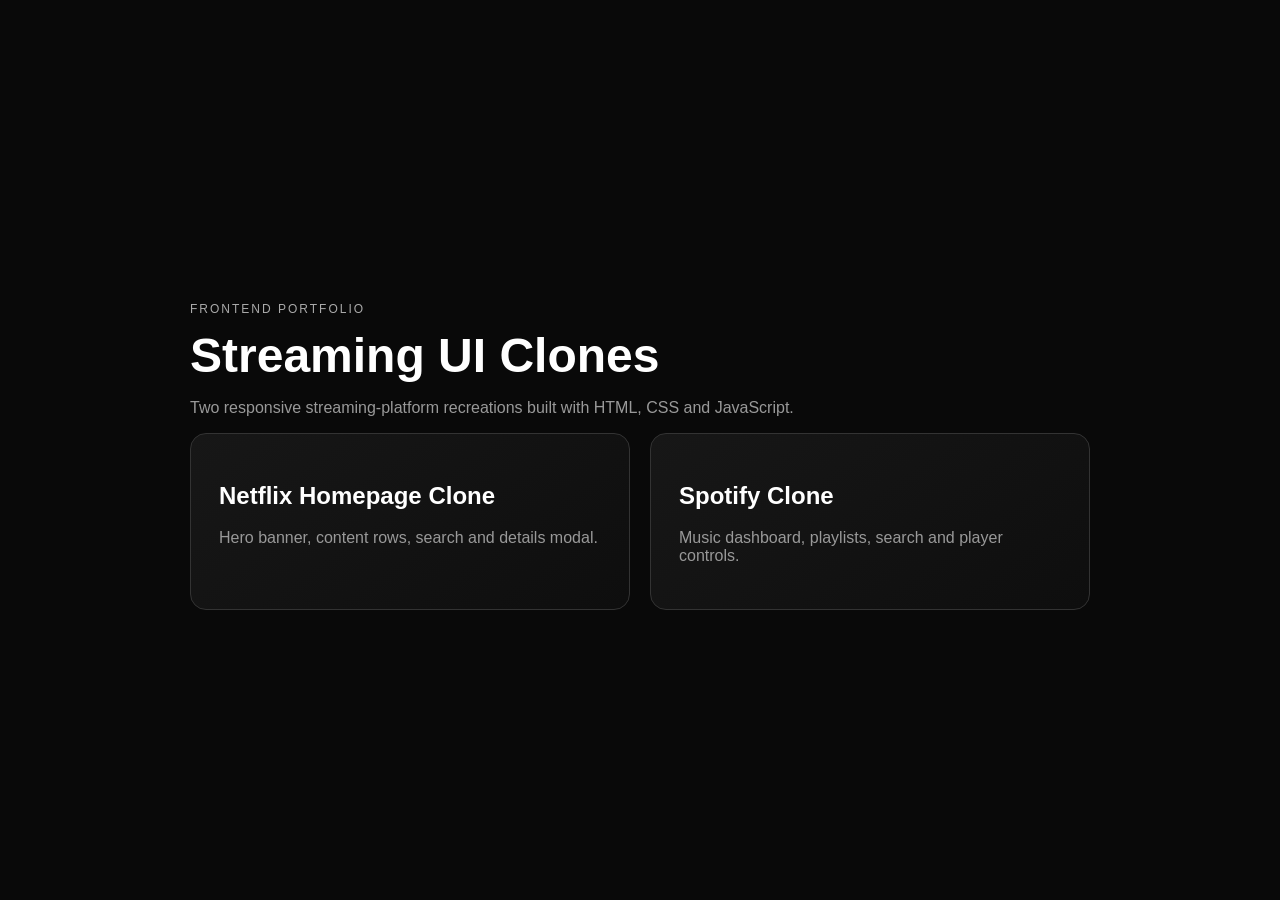
<file: index.html>
<!DOCTYPE html><html lang="en"><head><meta charset="UTF-8"><meta name="viewport" content="width=device-width,initial-scale=1"><title>Streaming UI Portfolio</title><style>body{margin:0;min-height:100vh;display:grid;place-items:center;background:#090909;color:#fff;font-family:Inter,Arial,sans-serif}.wrap{width:min(900px,90%);padding:50px}.grid{display:grid;grid-template-columns:1fr 1fr;gap:20px}.card{padding:28px;border:1px solid #333;border-radius:16px;text-decoration:none;color:#fff;background:linear-gradient(145deg,#171717,#0e0e0e)}.card:hover{border-color:#777;transform:translateY(-3px)}h1{font-size:3rem;margin:0 0 10px}.muted{color:#999}.tag{font-size:.75rem;letter-spacing:2px;color:#aaa}@media(max-width:650px){.grid{grid-template-columns:1fr}h1{font-size:2.2rem}}</style></head><body><main class="wrap"><p class="tag">FRONTEND PORTFOLIO</p><h1>Streaming UI Clones</h1><p class="muted">Two responsive streaming-platform recreations built with HTML, CSS and JavaScript.</p><div class="grid"><a class="card" href="netflix-homepage-clone/"><h2>Netflix Homepage Clone</h2><p class="muted">Hero banner, content rows, search and details modal.</p></a><a class="card" href="spotify-clone/"><h2>Spotify Clone</h2><p class="muted">Music dashboard, playlists, search and player controls.</p></a></div></main></body></html>
</file>
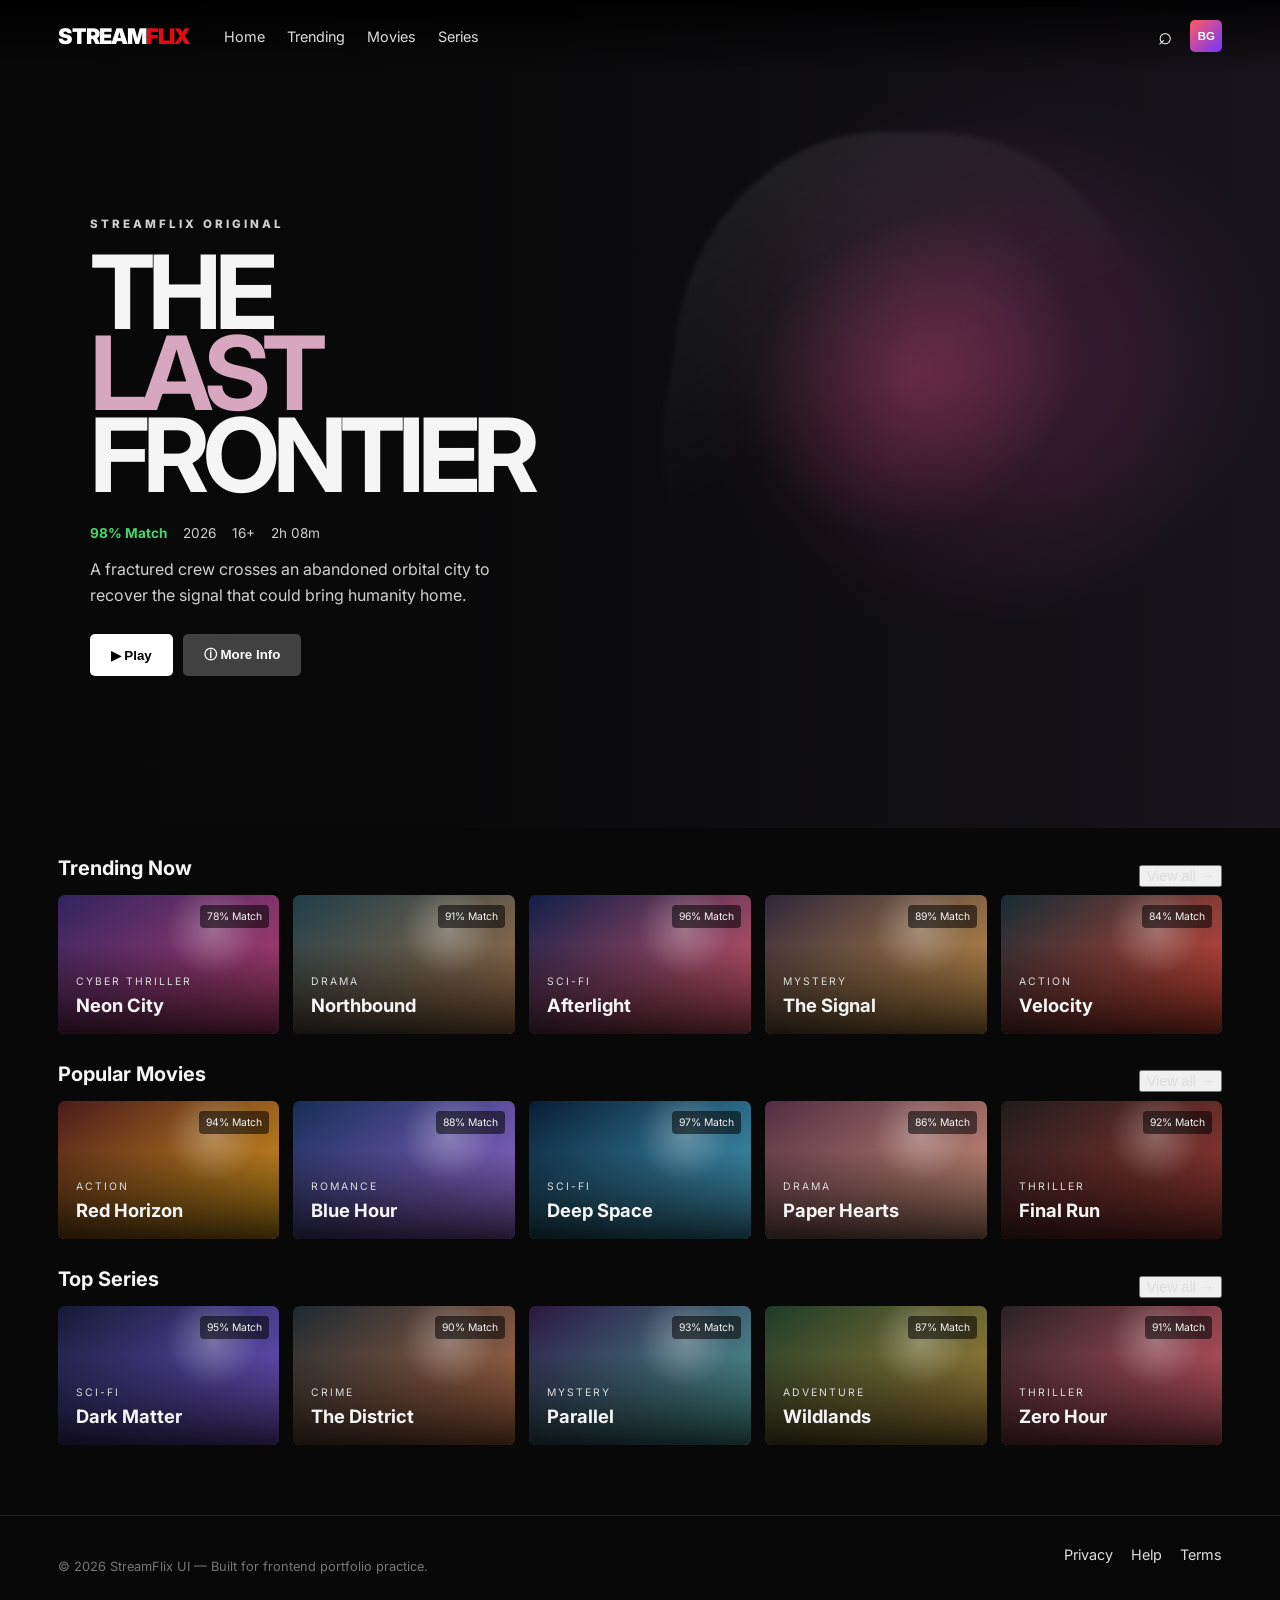
<file: netflix-homepage-clone/index.html>
<!DOCTYPE html>
<html lang="en">
<head>
  <meta charset="UTF-8" />
  <meta name="viewport" content="width=device-width, initial-scale=1.0" />
  <meta name="description" content="A responsive Netflix-inspired streaming homepage built with HTML, CSS and JavaScript." />
  <title>StreamFlix — Streaming Homepage</title>
  <link rel="preconnect" href="https://fonts.googleapis.com">
  <link rel="preconnect" href="https://fonts.gstatic.com" crossorigin>
  <link href="https://fonts.googleapis.com/css2?family=Inter:wght@400;500;600;700;800&display=swap" rel="stylesheet">
  <link rel="stylesheet" href="style.css" />
</head>
<body>
  <header class="navbar" id="navbar">
    <a class="brand" href="#" aria-label="StreamFlix home">STREAM<span>FLIX</span></a>
    <nav class="nav-links" aria-label="Primary navigation">
      <a href="#home">Home</a><a href="#trending">Trending</a><a href="#movies">Movies</a><a href="#series">Series</a>
    </nav>
    <div class="nav-actions">
      <button class="icon-btn" id="searchToggle" aria-label="Open search">⌕</button>
      <button class="profile" aria-label="Profile">BG</button>
    </div>
    <div class="search-box" id="searchBox">
      <input id="searchInput" type="search" placeholder="Search titles..." aria-label="Search titles" />
    </div>
  </header>

  <main id="home">
    <section class="hero" aria-label="Featured title">
      <div class="hero-content">
        <span class="eyebrow">STREAMFLIX ORIGINAL</span>
        <h1>THE<br><span>LAST</span><br>FRONTIER</h1>
        <p class="hero-meta"><strong>98% Match</strong><span>2026</span><span>16+</span><span>2h 08m</span></p>
        <p class="hero-copy">A fractured crew crosses an abandoned orbital city to recover the signal that could bring humanity home.</p>
        <div class="hero-buttons"><button class="primary" id="playHero">▶ Play</button><button class="secondary" id="infoHero">ⓘ More Info</button></div>
      </div>
      <div class="hero-fade"></div>
    </section>

    <section class="content" id="trending">
      <div class="section-heading"><h2>Trending Now</h2><button class="view-all" data-section="trending">View all →</button></div>
      <div class="card-row" id="trendingRow"></div>
    </section>

    <section class="content" id="movies">
      <div class="section-heading"><h2>Popular Movies</h2><button class="view-all" data-section="movies">View all →</button></div>
      <div class="card-row" id="moviesRow"></div>
    </section>

    <section class="content" id="series">
      <div class="section-heading"><h2>Top Series</h2><button class="view-all" data-section="series">View all →</button></div>
      <div class="card-row" id="seriesRow"></div>
    </section>
  </main>

  <div class="modal" id="modal" aria-hidden="true">
    <div class="modal-backdrop" data-close></div>
    <article class="modal-card">
      <button class="close" data-close aria-label="Close">×</button>
      <div class="modal-poster" id="modalPoster"></div>
      <div class="modal-body"><span class="eyebrow" id="modalTag">FEATURED</span><h2 id="modalTitle"></h2><p id="modalMeta"></p><p id="modalDescription"></p><button class="primary" id="modalPlay">▶ Start Watching</button></div>
    </article>
  </div>

  <footer><p>© 2026 StreamFlix UI — Built for frontend portfolio practice.</p><div><a href="#">Privacy</a><a href="#">Help</a><a href="#">Terms</a></div></footer>
  <script src="script.js"></script>
</body>
</html>
</file>
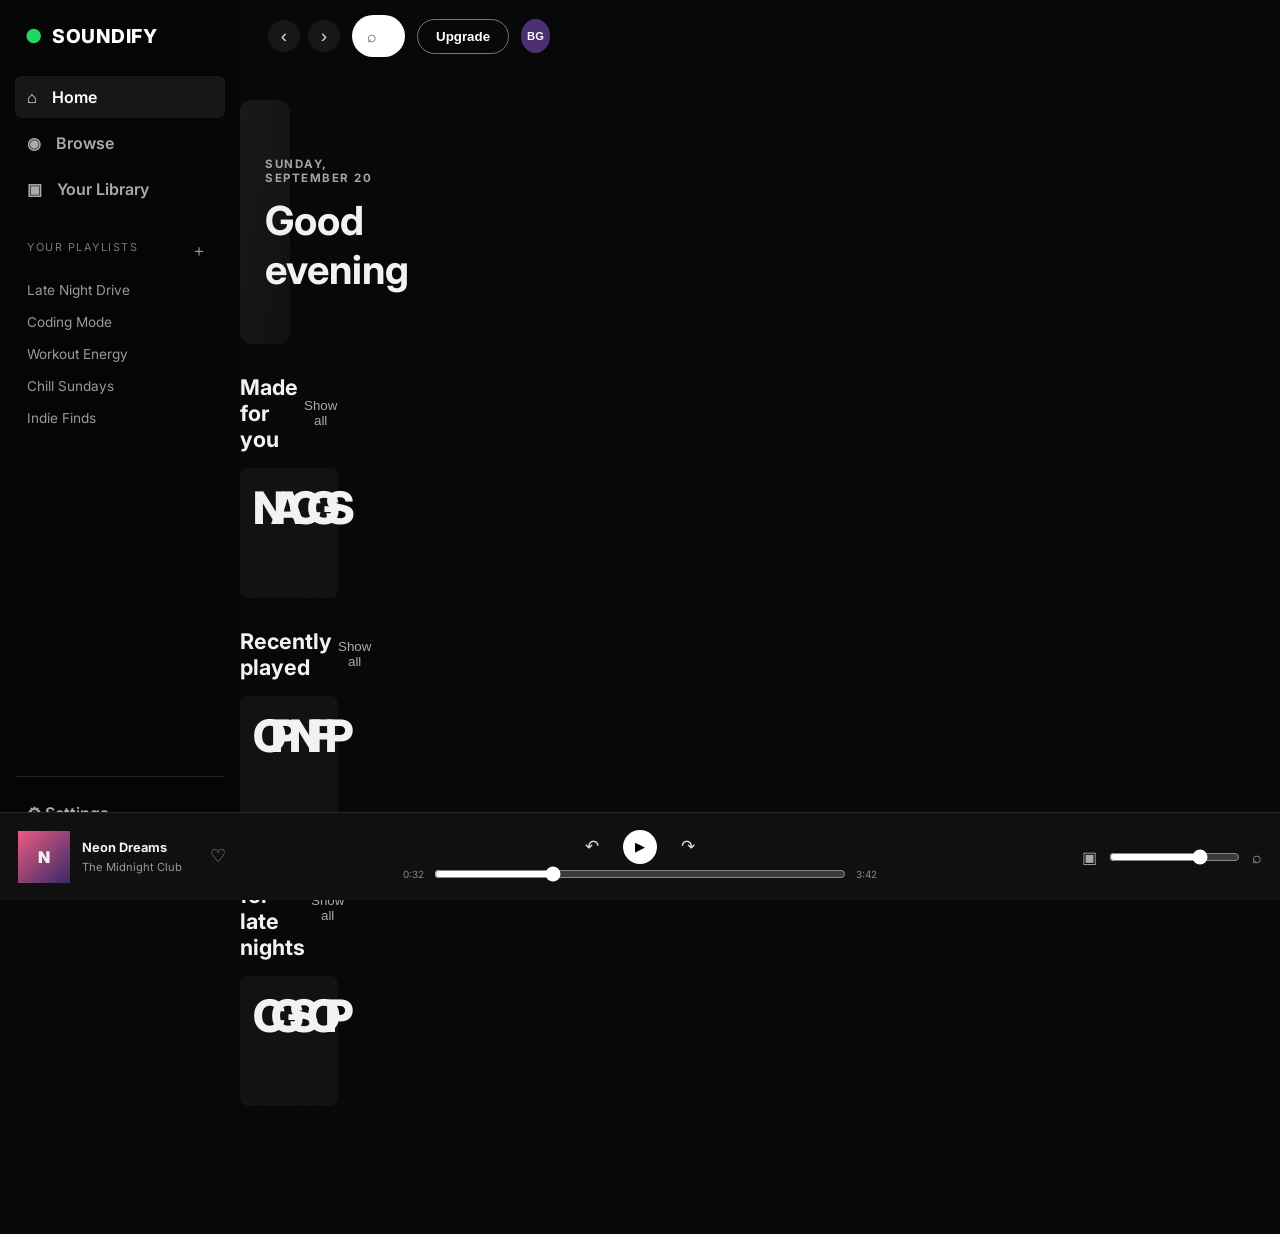
<file: spotify-clone/index.html>
<!DOCTYPE html>
<html lang="en">
<head>
  <meta charset="UTF-8" /><meta name="viewport" content="width=device-width,initial-scale=1.0" />
  <meta name="description" content="A responsive Spotify-inspired music dashboard built with HTML, CSS and JavaScript." />
  <title>Soundify — Music Dashboard</title>
  <link rel="preconnect" href="https://fonts.googleapis.com"><link rel="preconnect" href="https://fonts.gstatic.com" crossorigin>
  <link href="https://fonts.googleapis.com/css2?family=Inter:wght@400;500;600;700;800&display=swap" rel="stylesheet"><link rel="stylesheet" href="style.css" />
</head>
<body>
  <div class="app">
    <aside class="sidebar">
      <div class="logo">● <span>SOUNDIFY</span></div>
      <nav><a class="active" href="#home">⌂ <span>Home</span></a><a href="#browse">◉ <span>Browse</span></a><a href="#library">▣ <span>Your Library</span></a></nav>
      <div class="side-title">YOUR PLAYLISTS <button id="addPlaylist">＋</button></div>
      <div class="playlists" id="playlistList"><a href="#">Late Night Drive</a><a href="#">Coding Mode</a><a href="#">Workout Energy</a><a href="#">Chill Sundays</a><a href="#">Indie Finds</a></div>
      <div class="side-bottom"><a href="#">⚙ Settings</a><a href="#">⇩ Install App</a></div>
    </aside>

    <main class="main" id="home">
      <header class="topbar"><button class="mobile-menu" id="mobileMenu">☰</button><div class="arrows"><button>‹</button><button>›</button></div><label class="search"><span>⌕</span><input id="search" placeholder="What do you want to play?" /></label><button class="upgrade">Upgrade</button><button class="avatar">BG</button></header>
      <div class="page">
        <section class="welcome"><div><p class="muted">SUNDAY, SEPTEMBER 20</p><h1>Good evening</h1></div><div class="quick-grid" id="quickGrid"></div></section>
        <section><div class="heading"><h2>Made for you</h2><button>Show all</button></div><div class="album-grid" id="madeForYou"></div></section>
        <section><div class="heading"><h2>Recently played</h2><button>Show all</button></div><div class="album-grid" id="recently"></div></section>
        <section><div class="heading"><h2>Made for late nights</h2><button>Show all</button></div><div class="album-grid" id="lateNight"></div></section>
      </div>
    </main>
  </div>

  <footer class="player">
    <div class="now-playing"><div class="cover" id="playerCover">N</div><div><strong id="playerTitle">Neon Dreams</strong><small id="playerArtist">The Midnight Club</small></div><button>♡</button></div>
    <div class="controls"><div class="control-buttons"><button>↶</button><button class="play" id="playBtn">▶</button><button>↷</button></div><div class="progress"><span>0:32</span><input id="progress" type="range" min="0" max="100" value="28"><span>3:42</span></div></div>
    <div class="volume"><span>▣</span><input type="range" min="0" max="100" value="72"><span>⌕</span></div>
  </footer>
  <script src="script.js"></script>
</body>
</html>
</file>
<file: netflix-homepage-clone/style.css>
:root{--bg:#080808;--panel:#141414;--muted:#a6a6a6;--red:#e50914;--white:#f5f5f5}*{box-sizing:border-box}html{scroll-behavior:smooth}body{margin:0;background:var(--bg);color:var(--white);font-family:Inter,Arial,sans-serif}.navbar{position:fixed;z-index:20;top:0;left:0;right:0;height:72px;display:flex;align-items:center;padding:0 4.5%;gap:34px;background:linear-gradient(180deg,rgba(0,0,0,.9),rgba(0,0,0,0));transition:.3s}.navbar.scrolled{background:rgba(8,8,8,.96);backdrop-filter:blur(12px)}.brand{font-size:1.35rem;font-weight:900;letter-spacing:-1px;color:#fff;text-decoration:none}.brand span{color:var(--red)}.nav-links{display:flex;gap:22px}.nav-links a,.view-all,footer a{color:#ddd;text-decoration:none;font-size:.9rem}.nav-links a:hover,.view-all:hover,footer a:hover{color:#fff}.nav-actions{margin-left:auto;display:flex;gap:12px;align-items:center}.icon-btn,.profile{border:0;color:#fff;background:transparent;cursor:pointer;font-size:1.5rem}.profile{background:linear-gradient(135deg,#ff5b62,#7435ff);font-size:.72rem;font-weight:800;border-radius:5px;width:32px;height:32px}.search-box{position:absolute;right:4.5%;top:62px;display:none}.search-box.open{display:block}.search-box input{width:260px;background:#111;border:1px solid #555;color:#fff;padding:12px 14px;border-radius:5px;outline:none}.hero{min-height:92vh;position:relative;display:flex;align-items:center;overflow:hidden;background:radial-gradient(circle at 78% 42%,rgba(101,45,110,.45),transparent 25%),linear-gradient(90deg,#090909 0%,#101015 45%,#19151d 100%)}.hero:before{content:"";position:absolute;inset:0;background:linear-gradient(90deg,rgba(8,8,8,.98) 0%,rgba(8,8,8,.7) 42%,rgba(8,8,8,.05) 100%),radial-gradient(circle at 75% 45%,rgba(173,53,96,.28),transparent 25%)}.hero:after{content:"";position:absolute;right:10%;top:16%;width:38vw;height:60vh;background:linear-gradient(150deg,rgba(255,255,255,.09),transparent 48%),radial-gradient(circle at 50% 45%,rgba(238,90,137,.28),transparent 42%);filter:blur(2px);transform:skew(-9deg);border-radius:35% 55% 40% 50%}.hero-content{position:relative;z-index:2;margin:110px 0 50px 7%;max-width:510px}.eyebrow{font-size:.72rem;font-weight:800;letter-spacing:3px;color:#cfcfcf}.hero h1{font-size:clamp(4rem,8vw,7.4rem);line-height:.8;margin:20px 0 28px;letter-spacing:-7px}.hero h1 span{color:#d7a6bf}.hero-meta{display:flex;gap:16px;align-items:center;font-size:.85rem;color:#ccc}.hero-meta strong{color:#48d66b}.hero-copy{line-height:1.6;color:#d0d0d0;max-width:460px}.hero-buttons{display:flex;gap:10px;margin-top:26px}.primary,.secondary{border:0;border-radius:5px;padding:12px 21px;font-weight:700;cursor:pointer}.primary{background:#fff;color:#000}.secondary{background:rgba(90,90,90,.7);color:#fff}.primary:hover{background:#ddd}.secondary:hover{background:#666}.content{padding:28px 4.5% 0;scroll-margin-top:70px}.section-heading{display:flex;align-items:center;justify-content:space-between}.section-heading h2{font-size:1.25rem;margin:0 0 15px}.card-row{display:grid;grid-template-columns:repeat(5,minmax(0,1fr));gap:14px}.card{position:relative;min-width:0;aspect-ratio:16/10;border-radius:7px;overflow:hidden;background:#1a1a1a;cursor:pointer;transition:transform .25s,box-shadow .25s}.card:hover{transform:scale(1.04);z-index:3;box-shadow:0 18px 40px #000}.poster{height:100%;padding:18px;display:flex;align-items:flex-end;background:linear-gradient(145deg,var(--a),var(--b));position:relative}.poster:before{content:"";position:absolute;inset:0;background:radial-gradient(circle at 70% 25%,rgba(255,255,255,.28),transparent 25%),linear-gradient(0deg,rgba(0,0,0,.8),transparent 65%)}.poster-text{position:relative;z-index:1}.poster-text small{font-size:.65rem;letter-spacing:2px;color:#ddd}.poster-text h3{margin:5px 0 0;font-size:1.15rem}.badge{position:absolute;top:10px;right:10px;background:rgba(0,0,0,.55);padding:5px 7px;border-radius:4px;font-size:.65rem}.modal{display:none;position:fixed;inset:0;z-index:50}.modal.show{display:block}.modal-backdrop{position:absolute;inset:0;background:rgba(0,0,0,.78);backdrop-filter:blur(5px)}.modal-card{position:relative;z-index:2;width:min(850px,92vw);margin:8vh auto;background:#171717;border-radius:10px;overflow:hidden;box-shadow:0 30px 80px #000}.close{position:absolute;right:15px;top:12px;z-index:3;border:0;border-radius:50%;width:34px;height:34px;background:#111;color:#fff;font-size:1.4rem;cursor:pointer}.modal-poster{height:300px;background:linear-gradient(120deg,#4a1d58,#172a55,#1a1a1a)}.modal-body{padding:26px 30px 32px}.modal-body h2{font-size:2rem;margin:8px 0}.modal-body p{color:#bbb;line-height:1.6}footer{margin-top:70px;padding:30px 4.5%;border-top:1px solid #222;display:flex;justify-content:space-between;color:#777;font-size:.8rem}footer div{display:flex;gap:18px}@media(max-width:850px){.nav-links{display:none}.hero-content{margin-left:6%;max-width:85%}.card-row{grid-template-columns:repeat(2,1fr)}.card:nth-child(n+5){display:none}.hero{min-height:80vh}.hero h1{font-size:clamp(3.5rem,15vw,6rem)}}@media(max-width:500px){.navbar{height:60px}.hero-content{margin-top:80px}.hero-copy{font-size:.9rem}.card-row{grid-template-columns:repeat(2,1fr);gap:9px}.poster{padding:11px}.poster-text h3{font-size:.9rem}.modal-poster{height:210px}footer{flex-direction:column;gap:15px}}
</file>
<file: spotify-clone/style.css>
:root{--black:#080808;--sidebar:#050505;--panel:#121212;--soft:#1b1b1b;--text:#f2f2f2;--muted:#a7a7a7;--green:#1ed760}*{box-sizing:border-box}body{margin:0;background:var(--black);color:var(--text);font-family:Inter,Arial,sans-serif}.app{display:grid;grid-template-columns:240px 1fr;min-height:100vh}.sidebar{background:#050505;padding:24px 15px;display:flex;flex-direction:column;position:fixed;left:0;top:0;bottom:0;width:240px}.logo{font-size:1.2rem;font-weight:800;letter-spacing:.5px;margin:0 10px 28px;color:var(--green)}.logo span{color:#fff;margin-left:5px}nav{display:grid;gap:4px}nav a,.side-bottom a{padding:11px 12px;color:#aaa;text-decoration:none;font-weight:600;border-radius:6px;display:flex;gap:15px;align-items:center}nav a.active,nav a:hover,.side-bottom a:hover{color:#fff;background:#171717}.side-title{font-size:.68rem;letter-spacing:1.5px;color:#777;margin:30px 12px 12px;display:flex;justify-content:space-between}.side-title button{background:none;border:0;color:#aaa;font-size:1rem;cursor:pointer}.playlists{display:grid;gap:2px;overflow:auto}.playlists a{color:#999;text-decoration:none;font-size:.85rem;padding:7px 12px}.playlists a:hover{color:#fff}.side-bottom{margin-top:auto;border-top:1px solid #222;padding-top:15px}.main{margin-left:240px;padding-bottom:100px;min-width:0}.topbar{height:72px;position:sticky;top:0;z-index:10;background:rgba(8,8,8,.9);backdrop-filter:blur(16px);display:flex;align-items:center;gap:12px;padding:0 28px}.arrows{display:flex;gap:8px}.arrows button,.mobile-menu{border:0;background:#181818;color:#ddd;width:32px;height:32px;border-radius:50%;font-size:1.2rem;cursor:pointer}.search{height:42px;width:min(420px,45vw);border-radius:22px;background:#fff;color:#555;display:flex;align-items:center;padding:0 15px;gap:9px}.search input{border:0;outline:0;background:transparent;width:100%;font-size:.9rem}.upgrade{margin-left:auto;border:1px solid #777;background:transparent;color:#fff;border-radius:20px;padding:9px 18px;font-weight:700;cursor:pointer}.avatar{border:0;background:#4c2f70;color:#fff;width:34px;height:34px;border-radius:50%;font-size:.7rem;font-weight:800}.mobile-menu{display:none}.page{padding:28px 3.5%}.welcome{display:grid;grid-template-columns:1fr 1fr;gap:22px;align-items:center;background:linear-gradient(100deg,#191919,#111);border-radius:12px;padding:25px;margin-bottom:30px}.muted{color:#a4a4a4;font-size:.72rem;letter-spacing:1.5px;font-weight:700}.welcome h1{font-size:2.5rem;margin:6px 0 5px}.quick-grid{display:grid;grid-template-columns:repeat(2,1fr);gap:10px}.quick{display:flex;align-items:center;background:#262626;border-radius:6px;overflow:hidden;cursor:pointer;transition:.2s}.quick:hover{background:#333}.quick-cover{width:58px;height:58px;display:grid;place-items:center;font-size:1.2rem;font-weight:800}.quick span{padding:0 12px;font-size:.82rem;font-weight:700}.heading{display:flex;justify-content:space-between;align-items:center;margin:30px 0 16px}.heading h2{margin:0;font-size:1.35rem}.heading button{border:0;background:none;color:#aaa;cursor:pointer}.heading button:hover{color:#fff}.album-grid{display:grid;grid-template-columns:repeat(5,minmax(0,1fr));gap:18px}.album{background:#121212;border-radius:8px;padding:13px;min-width:0;cursor:pointer;transition:.25s}.album:hover{background:#1d1d1d;transform:translateY(-3px)}.album-cover{aspect-ratio:1;background:linear-gradient(145deg,var(--a),var(--b));border-radius:5px;display:grid;place-items:center;font-size:2.8rem;font-weight:800;box-shadow:0 8px 18px rgba(0,0,0,.35);position:relative}.album-cover:after{content:"▶";position:absolute;right:10px;bottom:10px;background:var(--green);color:#000;border-radius:50%;width:42px;height:42px;display:grid;place-items:center;font-size:.9rem;opacity:0;transform:translateY(8px);transition:.2s}.album:hover .album-cover:after{opacity:1;transform:translateY(0)}.album h3{font-size:.9rem;margin:12px 0 6px;white-space:nowrap;overflow:hidden;text-overflow:ellipsis}.album p{font-size:.75rem;color:#999;margin:0;white-space:nowrap;overflow:hidden;text-overflow:ellipsis}.player{position:fixed;z-index:30;bottom:0;left:0;right:0;height:88px;background:#101010;border-top:1px solid #292929;display:grid;grid-template-columns:1fr 1.3fr 1fr;align-items:center;padding:0 18px;gap:20px}.now-playing{display:flex;align-items:center;gap:12px;min-width:0}.cover{width:52px;height:52px;display:grid;place-items:center;background:linear-gradient(135deg,#ec5b81,#372a67);font-weight:900}.now-playing strong,.now-playing small{display:block;white-space:nowrap;overflow:hidden;text-overflow:ellipsis}.now-playing strong{font-size:.8rem}.now-playing small{font-size:.7rem;color:#999;margin-top:5px}.now-playing button{margin-left:10px;background:none;border:0;color:#999;font-size:1.1rem}.controls{justify-self:center;width:min(560px,100%)}.control-buttons{display:flex;justify-content:center;align-items:center;gap:18px}.control-buttons button{background:none;border:0;color:#ddd;font-size:1.05rem;cursor:pointer}.control-buttons .play{background:#fff;color:#000;border-radius:50%;width:34px;height:34px;font-size:.8rem}.progress{display:flex;align-items:center;gap:8px;color:#888;font-size:.62rem}.progress input,.volume input{width:100%;accent-color:#fff}.volume{display:flex;justify-self:end;align-items:center;gap:10px;color:#aaa;width:180px}.volume input{accent-color:#fff}.highlight{outline:2px solid var(--green)}@media(max-width:900px){.album-grid{grid-template-columns:repeat(3,1fr)}.welcome{grid-template-columns:1fr}.player{grid-template-columns:1fr 1fr}.volume{display:none}}@media(max-width:650px){.app{display:block}.sidebar{display:none}.main{margin-left:0}.mobile-menu{display:block}.arrows{display:none}.topbar{padding:0 14px}.search{width:auto;flex:1}.upgrade{display:none}.page{padding:18px 15px}.welcome{padding:20px}.welcome h1{font-size:2rem}.album-grid{grid-template-columns:repeat(2,1fr);gap:10px}.album{padding:9px}.player{height:78px;padding:0 10px;grid-template-columns:1fr 1fr}.now-playing button{display:none}.now-playing .cover{width:44px;height:44px}.controls{width:100%}.control-buttons{gap:12px}.progress span{display:none}}
</file>
